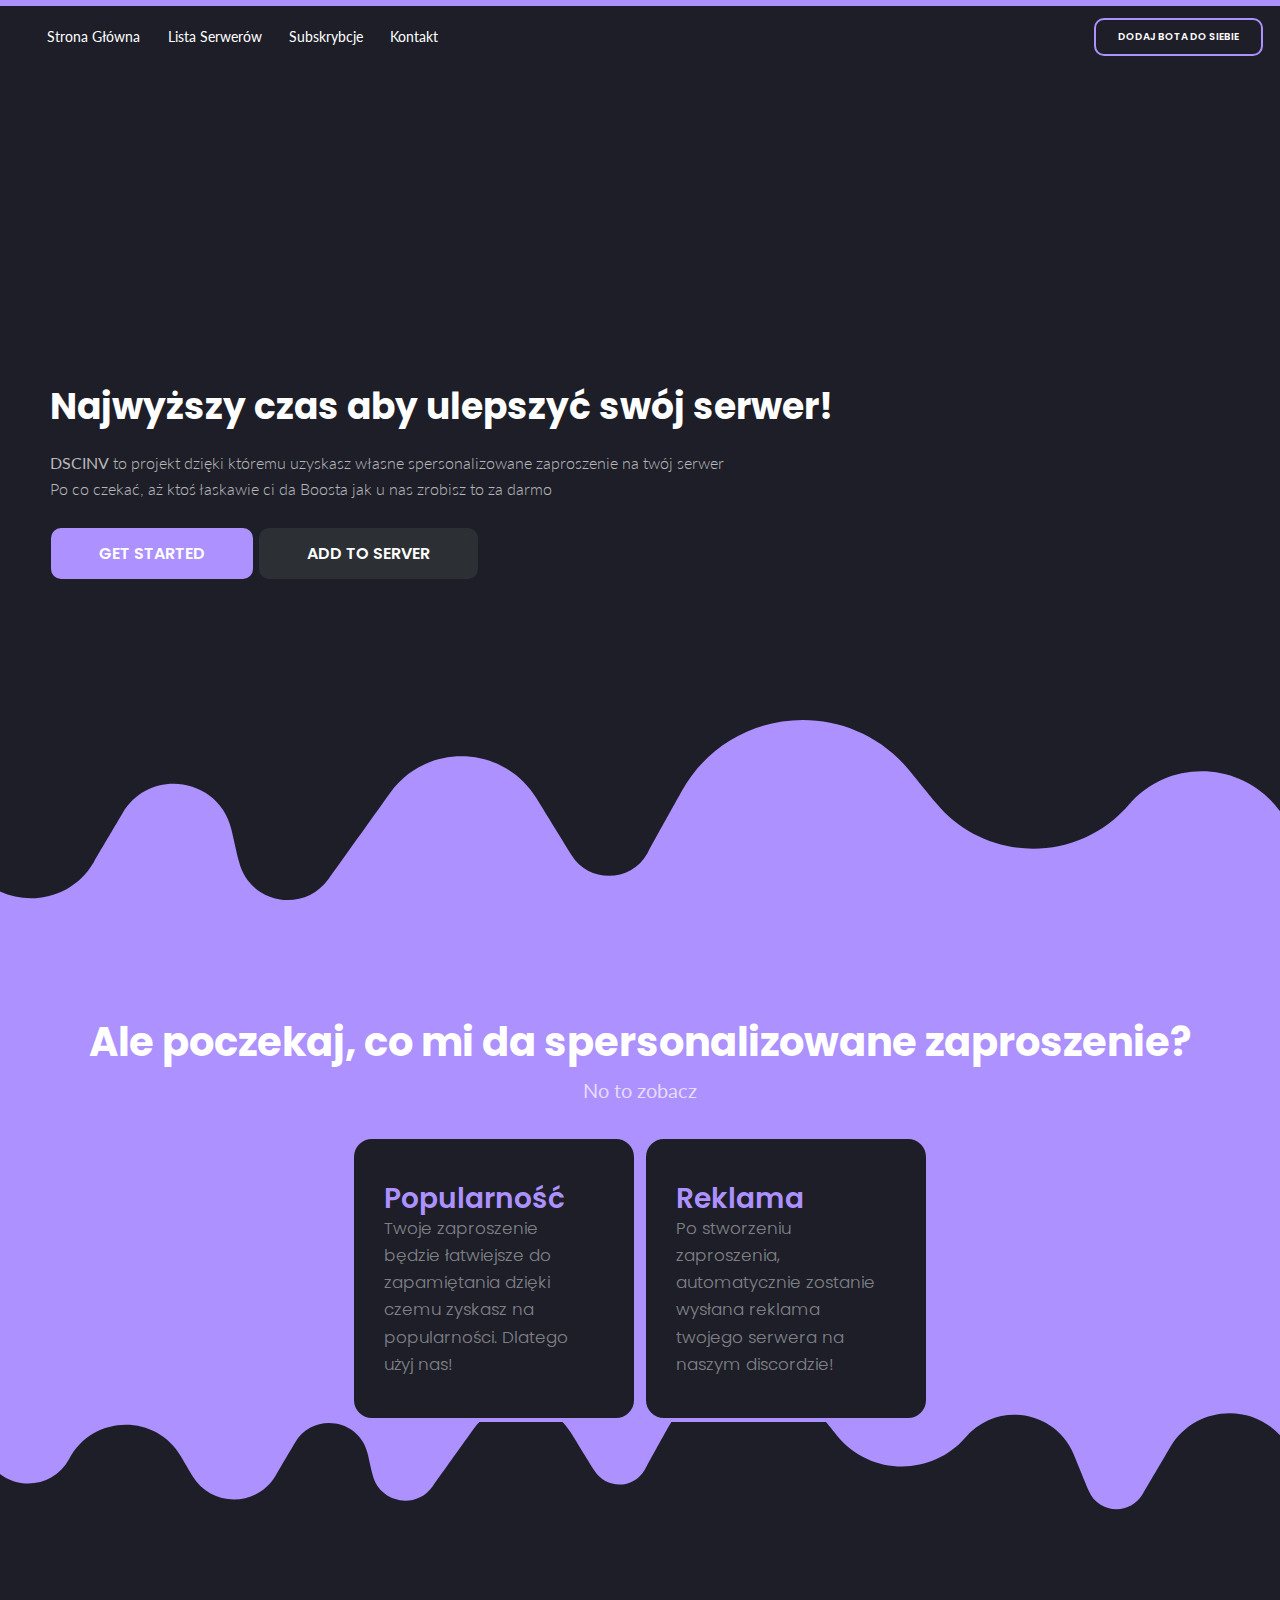
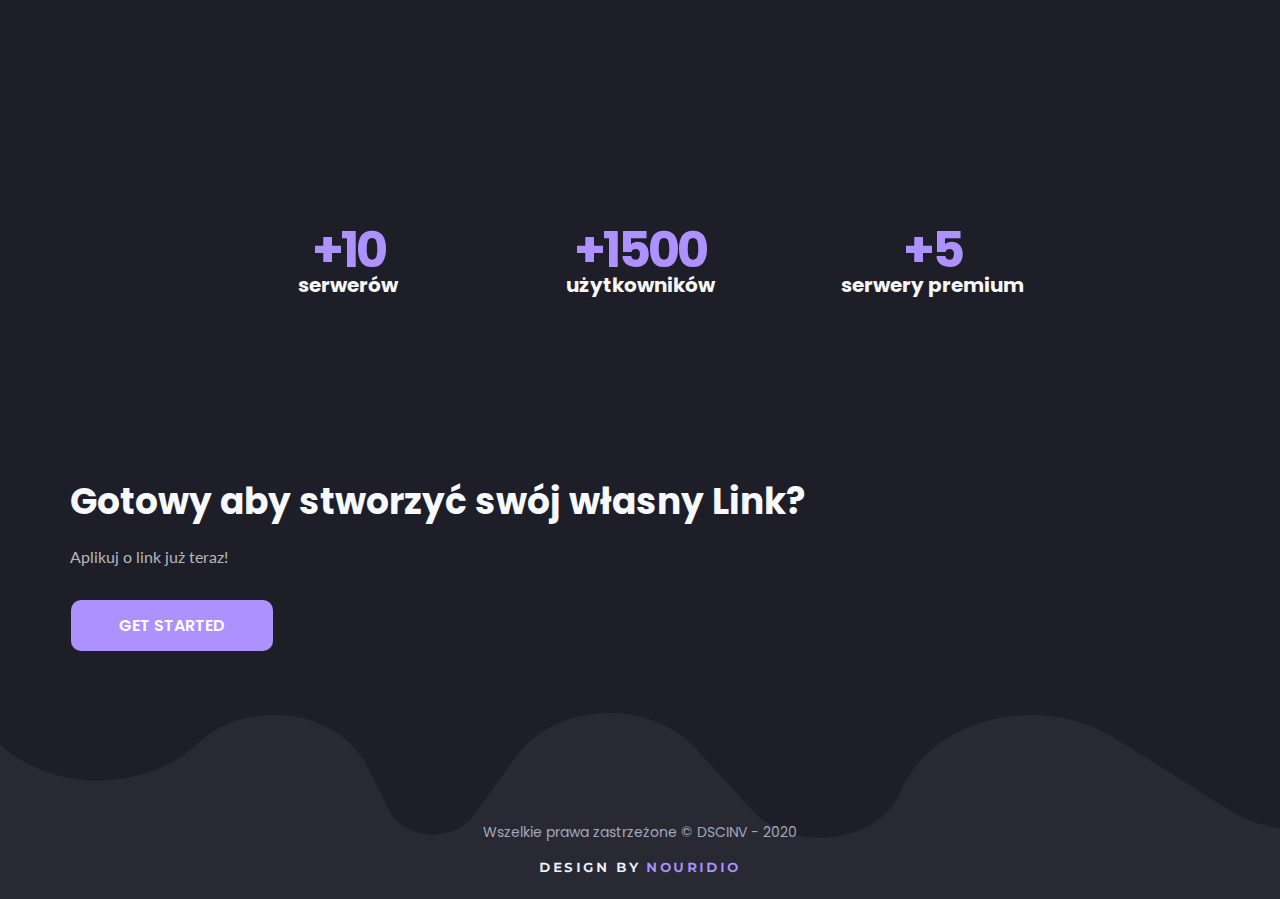
<file: index.html>
<!DOCTYPE html>
<html lang="en">
<head>
    <meta charset="UTF-8">
    <meta name="viewport" content="width=device-width, initial-scale=1, shrink-to-fit=no">
    <link rel="stylesheet" href="css/bootstrap.min.css">
    <link rel="stylesheet" href="css/main.css">
    <link rel="stylesheet" href="css/now-ui-kit.css">
    <link href="https://fonts.googleapis.com/css?family=Poppins:300,400,600,700,800,900&display=swap" rel="stylesheet">
    <link href="https://fonts.googleapis.com/css?family=Montserrat:400,600,700,800,900&display=swap" rel="stylesheet">
    <link href="https://fonts.googleapis.com/css?family=Lato:300,400,600,700,800,900&display=swap" rel="stylesheet">
    <title>DSCINV &mdash; Własne spersonalizowane zaproszenia</title>
</head>
<body>
<nav class="navbar navbar-expand-lg bg-transparent">
    <button class="navbar-toggler" type="button" data-toggle="collapse" data-target="#navbarSupportedContent" aria-controls="navbarSupportedContent" aria-expanded="false" aria-label="Toggle navigation">
        <img src="assets/menuIcon.svg" width="20px" height="20px" style="max-width: none !important;">
    </button>
    <div class="collapse navbar-collapse" id="navbarSupportedContent" style="margin-left: 20px !important">
        <ul class="navbar-nav mr-auto">
            <li class="nav-item active">
                <a class="nav-link" href="#/">Strona Główna</span></a>
            </li>
            <li class="nav-item">
                <a class="nav-link" href="/features">Lista Serwerów</a>
            </li>
            <li class="nav-item">
                <a class="nav-link" href="/features">Subskrybcje</a>
            </li>
            <li class="nav-item">
                <a class="nav-link" href="mailto:kontakt@mtkdev.pl">Kontakt</a>
            </li>
        </ul>
        <button class="btn login-btn btn-outline-accent my-2 my-sm-0" style="font-size: 10px !important;font-family: poppins !important;">Dodaj bota do siebie</button>
    </div>
    
</nav>
<div class="heading"><BR><BR><BR><bR>
    <h1 class="display-5 title">Najwyższy czas aby ulepszyć swój serwer!</h1>
    <p class="subtitle"><b>DSCINV</b> to projekt dzięki któremu uzyskasz własne spersonalizowane zaproszenie na twój serwer<br />Po co czekać, aż ktoś łaskawie ci da Boosta jak u nas zrobisz to za darmo</p>
    <a class="btn btn-primary btn-lg" href="#start_link" target="_blank" role="button">Get started</a>
    <a class="btn btn-secondary btn-lg" href="#server_link" target="_blank" role="button">Add to server</a>
    <br /><br /><br /><br /><br /><br /><br><BR><BR>
</div>
<div class="features">
    <div class="title">Ale poczekaj, co mi da spersonalizowane zaproszenie?</div>
    <div class="subtitle">No to zobacz</div>
    <div class="cards">
        <div class="card" style="width: 18rem;">
        <div class="card-body">
            <h5 class="card-title">Popularność</h5>
            <p class="card-text">Twoje zaproszenie będzie łatwiejsze do zapamiętania dzięki czemu zyskasz na popularności. Dlatego użyj nas!</p>
        </div>
    </div>
        <div class="card" style="width: 18rem;">
            <div class="card-body">
                <h5 class="card-title">Reklama</h5>
                <p class="card-text">Po stworzeniu zaproszenia, automatycznie zostanie wysłana reklama twojego serwera na naszym discordzie!</p>
            </div>
        </div>
    </div>
</div>
<div class="statistics">
    <div class="cards">
        <div class="card statistic" style="width: 18rem;">
            <div class="card-body">
                <p class="card-title" style="font-size: 50px !important;line-height: 15px !important;letter-spacing: -0.06em !important;font-weight: bold !important;">+10</h1>
                <p style="font-weight: bold !important;font-size: 20px !important;">serwerów</p>
            </div>
        </div>
        <div class="card statistic" style="width: 18rem;">
            <div class="card-body">
                <p class="card-title" style="font-size: 50px !important;line-height: 15px !important;letter-spacing: -0.06em !important;font-weight: bold !important;">+1500</h1>
                <p style="font-weight: bold !important;font-size: 20px !important;">użytkowników</p>
            </div>
        </div>
        <div class="card statistic" style="width: 18rem;">
            <div class="card-body">
                <p class="card-title" style="font-size: 50px !important;line-height: 15px !important;letter-spacing: -0.06em !important;font-weight: bold !important;">+5</h1>
                <p style="font-weight: bold !important;font-size: 20px !important;">serwery premium</p>
            </div>
        </div>
    </div>
</div>
<div class="page_end">
    <div class="start">
        <div class="card">
            <div class="card-body gs-card">
                <div class="title">Gotowy aby stworzyć swój własny Link?</div>
                <div class="subtitle">Aplikuj o link już teraz!</div>
                <br />
                <a class="btn btn-primary btn-lg" href="#start_link" role="button">Get started</a>
            </div><br />
        </div>
    </div>
    <div class="footer">
        <div class="bot-footer">
            Wszelkie prawa zastrzeżone © DSCINV - 2020
        </div><br/>
        <div class="nouridio">design by <a href="https://twitter.com/Nouridio"> nouridio</a></div>
    </div>
</div>
<script src="https://code.jquery.com/jquery-3.3.1.slim.min.js" integrity="sha384-q8i/X+965DzO0rT7abK41JStQIAqVgRVzpbzo5smXKp4YfRvH+8abtTE1Pi6jizo" crossorigin="anonymous"></script>
<script src="https://cdnjs.cloudflare.com/ajax/libs/popper.js/1.14.7/umd/popper.min.js" integrity="sha384-UO2eT0CpHqdSJQ6hJty5KVphtPhzWj9WO1clHTMGa3JDZwrnQq4sF86dIHNDz0W1" crossorigin="anonymous"></script>
<script src="https://stackpath.bootstrapcdn.com/bootstrap/4.3.1/js/bootstrap.min.js" integrity="sha384-JjSmVgyd0p3pXB1rRibZUAYoIIy6OrQ6VrjIEaFf/nJGzIxFDsf4x0xIM+B07jRM" crossorigin="anonymous"></script>
<script src="js/now-ui-kit.min.js"></script>
</body>
</html>
</file>
<file: css/main.css>
body {
    font-family: 'Poppins', sans-serif !important;
    background-color: #1D1E28;
    color: #fff;
    -webkit-font-smoothing: antialiased;
    -moz-osx-font-smoothing: grayscale;
    text-rendering: optimizeLegibility;
    border-top: 6px #AD91FF solid !important;
    font-size: 16px;
}

.nav-link {
     font-size: 14px !important;
     background: transparent !important;
     font-family: Lato, sans-serif !important;
     text-transform: capitalize !important;
 }
 .nav-link:hover {
     background: transparent !important;
     color: #AD91FF !important;
     font-weight: bold !important;
 }

 .login-btn {
     border: 2px solid #AD91FF !important;
     font-size: 10px !important;
 }
 .login-btn:hover {
     background: #AD91FF !important;
 }
.navbar {
    box-shadow: none !important
}

.navbar-brand {
    font-size: 25px !important
}

.navbar-toggler-icon {
    color: #fff !important
}

.btn {
    border-radius: 10px !important;
    font-size: 16px !important;
    font-weight: 600 !important;
    text-transform: uppercase !important;
}

.btn-primary {
    background-color: #AD91FF!important
}
.btn-secondary {
    background-color: #2C2F33 !important
}
.heading {
    padding: 160px 50px !important;
    color: #fff !important;
    background-image: url("../assets/wavy-purple-by-nouridio.svg") !important;
    background-position: bottom !important;
    background-size: 300% !important;
    background-repeat: no-repeat !important;
}

.title {
    line-height: 90px !important;
    margin-bottom: -2px !important;
    font-size: 36px !important
}

.subtitle {
    color: rgba(255, 255, 255, 0.685) !important;
    font-size: 16px !important;
    font-family: 'Lato', sans-serif;
}


.features {
    text-align: center !important;
    background: #AD91FF !important;
    padding: 60px 50px !important;
    background-image: url("../assets/wavy-dark-by-nouridio.svg") !important;
    background-position: bottom !important;
    background-size: 200% !important;
    background-repeat: no-repeat !important;
}
.features .title {
    font-size: 40px !important;
    color: #ffffff !important;
    line-height: 70px !important;
}

.features .subtitle {
    font-size: 20px !important;
    color: #a2a8bd;
}

.features .card-body {
    text-align: left !important;
}

.features .card-title {
    margin: 0 0 -3px !important;
}
.cards {
    margin-top: 30px !important;
}

.card {
    border-radius: 5px !important;
    box-shadow: none !important;
}

.card-title {
    font-size: 28px !important;
    font-weight: 600 !important;
    color: #AD91FF !important;
}

.statistics {
    text-align: center !important;
    padding-top: 300px !important;
}

.statistics .card-body{
    padding: 0 !important;
    height: 280 !important;
    width: 332 !important;
    max-height: 280 !important;
    max-width: 332 !important;
}

.statistics .title {
    font-size: 40px !important;
    color: #ffffff !important;
    line-height: 70px !important;
}

.statistics .subtitle {
    font-size: 20px !important;
    color: #a2a8bd;
}

.card.statistic {
    background: transparent !important;
    box-shadow: none !important;
    color: #f7f7f7 !important;
}


.page_end {
    background-image: url("../assets/wavy-light-by-nouridio.svg") !important;
    background-position: bottom !important;
    background-size: 200% !important;
    background-repeat: no-repeat !important;
}
.start {
    padding: 60px 50px !important
}

.start .card {
    background: transparent !important;
    color: #f6f9ff !important;
}

.features .card {
    background: #1D1E28;
    border-radius: 22px !important;
    border: 4px solid #AD91FF;
}
.features .card-text {
color: rgba(255, 255, 255, 0.46) !important
}

.features .card-body {
    padding: 40px 40px 40px 30px !important;
}

.navbar-toggler-icon {
    color: #fff !important
}
.footer {
    text-align: center !important;
    padding: 5px 6px !important;
    color: #ecf2ff;
    padding: 30px 30px !important
}

.footer .nouridio {
    font-family: 'Montserrat' !important;
    font-style: normal !important;
    font-weight: 600 !important;
    font-size: 16px !important;
    line-height: 5px !important;
    letter-spacing: 0.15em !important;
    font-variant: small-caps !important;
}

.footer .nouridio a {
    color: #AD91FF !important;
    text-decoration: none !important;
}

.footer .bot-footer {
    text-align: center !important;
    color: #a2a8bd !important
}
</file>
